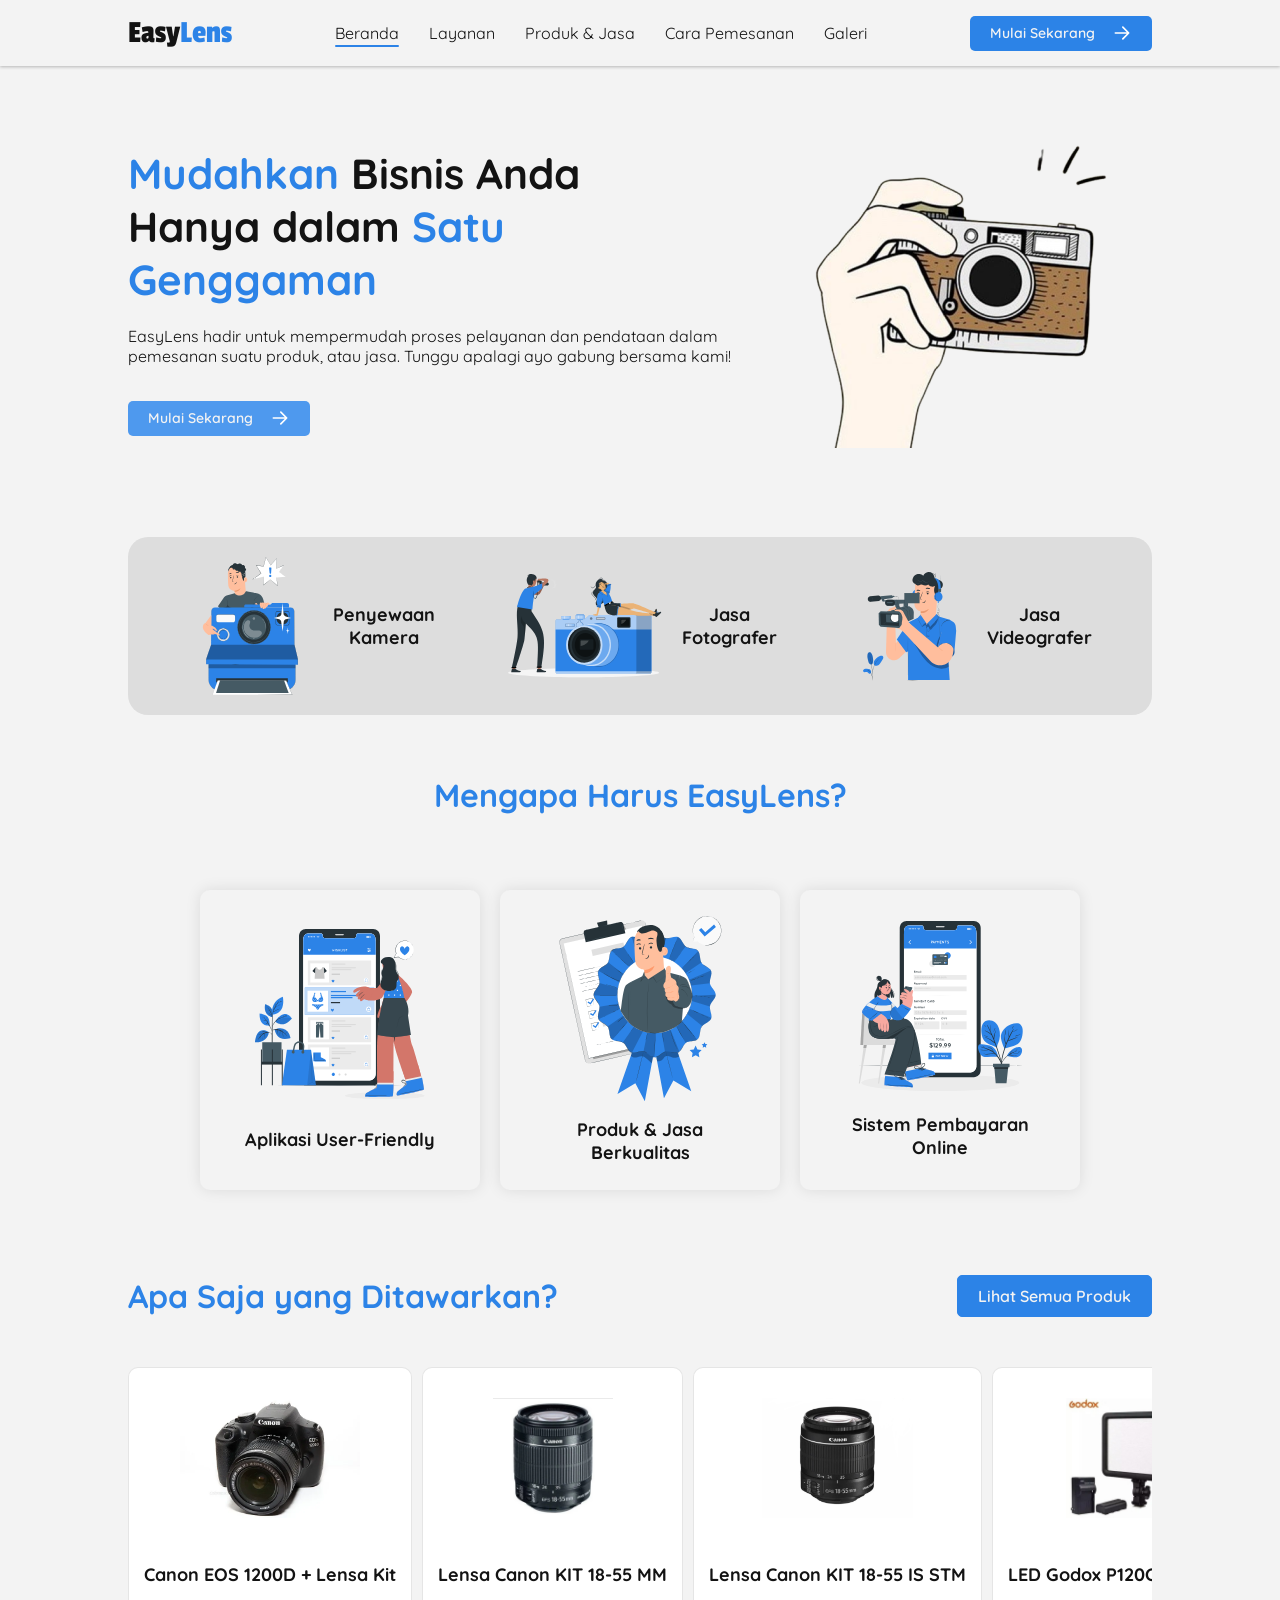
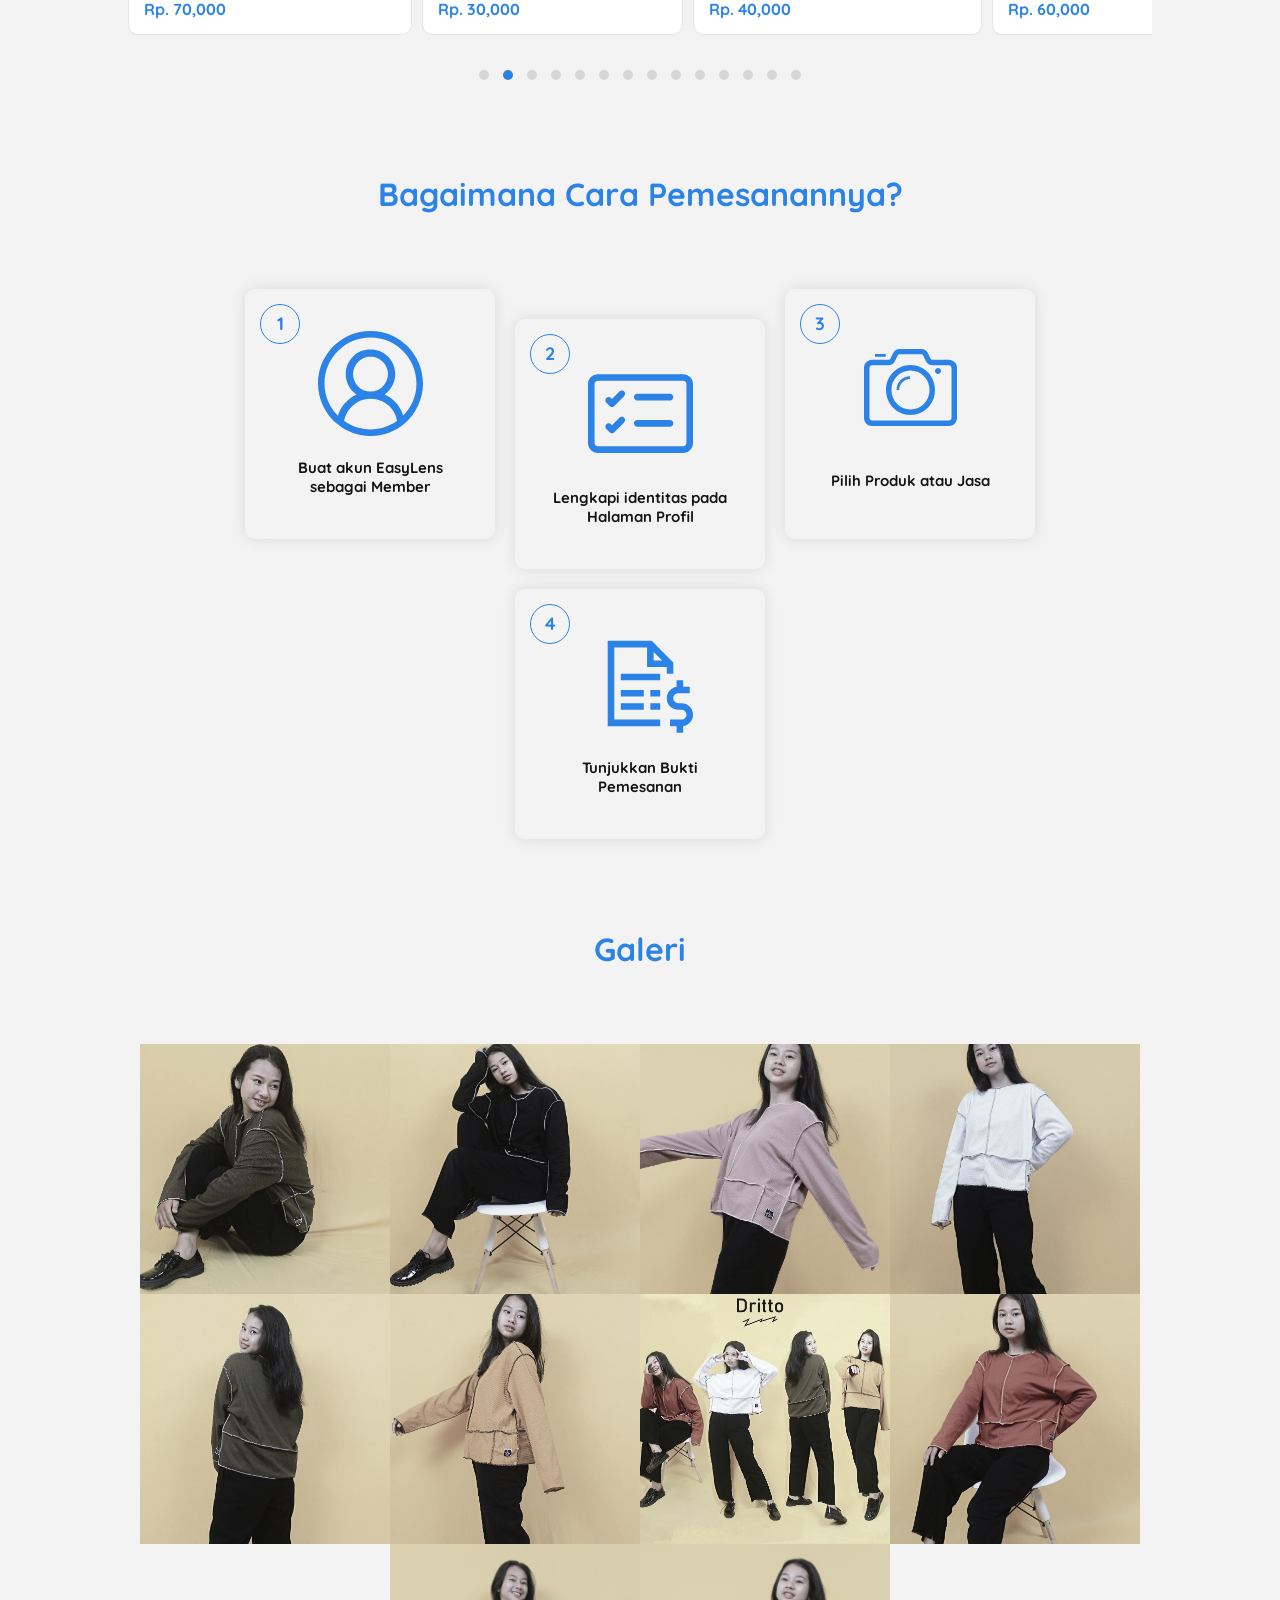
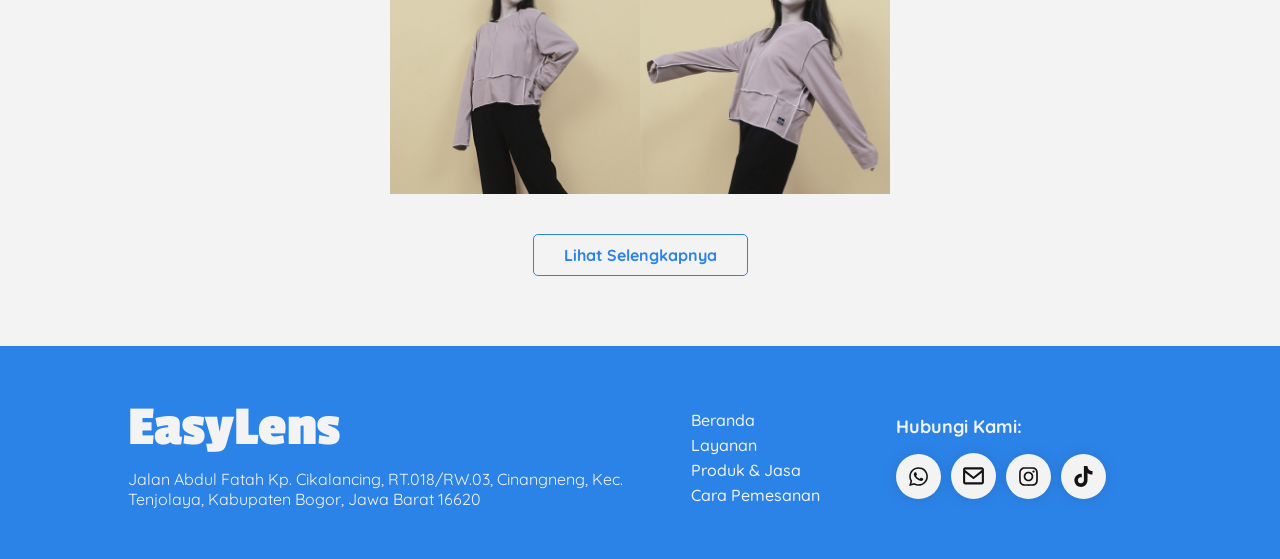
<file: index.html>
<!DOCTYPE html>
<html lang="en">
<head>
    <meta charset="UTF-8">
    <meta http-equiv="X-UA-Compatible" content="IE=edge">
    <meta name="viewport" content="width=device-width, initial-scale=1.0">

    <link rel="shortcut icon" href="./assets/icon/logo.svg" type="image/x-icon">

    <link rel="preconnect" href="https://fonts.googleapis.com">
    <link rel="preconnect" href="https://fonts.gstatic.com" crossorigin>
    <link href="https://fonts.googleapis.com/css2?family=Passion+One:wght@700&family=Quicksand:wght@300;400;500;600;700&display=swap" rel="stylesheet">
    <link rel="stylesheet" href="./assets/owlCarousel/owl.carousel.min.css">
    <link rel="stylesheet" href="./assets/owlCarousel/owl.theme.default.min.css">

    <link rel="stylesheet" href="./assets/style/style.css">

    <title>EasyLens - Halaman Utama</title>
</head>
<body>

    <div class="loader">
        <div class="loader__circle">
        </div>
        <img class="loader__image" src="./assets/icon/logo-loader.svg" alt="Easy Lens Logo">
    </div>

    <nav class="navbar">
        <div class="content-wrapper">
            <a href="index.html" class="navbar__brand">Easy<span class="highlighted-text">Lens</span></a>

            <ul>
                <li class="navbar__list"><a href="#beranda" class="navbar__link active">Beranda</a></li>
                <li class="navbar__list"><a href="#layanan" class="navbar__link">Layanan</a></li>
                <li class="navbar__list"><a href="#produk" class="navbar__link">Produk & Jasa</a></li>
                <li class="navbar__list"><a href="#cara-pemesanan" class="navbar__link">Cara Pemesanan</a></li>
                <li class="navbar__list"><a href="#galeri" class="navbar__link">Galeri</a></li>
            </ul>

            <div class="navbar-overlay"></div>

            <a href="#" class="get-started-button">
                Mulai Sekarang 
                <svg width="20" height="20" viewBox="0 0 30 30" fill="none" xmlns="http://www.w3.org/2000/svg">
                    <path d="M5 15H25M16.25 6.25L25 15L16.25 23.75" stroke="white" stroke-width="2.5" stroke-linecap="round" stroke-linejoin="round"/>
                </svg>
            </a>

            <button class="menu-button">
                <span></span>
            </button>
        </div>
    </nav>
    <div class="content-wrapper" id="main-content">
        <section id="beranda" class="content-section">
            <div class="beranda__text-group">
                <h1 class="beranda__title">
                    <span class="highlighted-text">Mudahkan</span> Bisnis Anda Hanya dalam <span class="highlighted-text">Satu Genggaman</span>
                </h1>
                <p class="beranda__description">
                    EasyLens hadir untuk mempermudah proses pelayanan dan pendataan dalam pemesanan suatu produk, atau jasa. Tunggu apalagi ayo gabung bersama kami!
                </p>

                <a href="#" class="get-started-button">
                    Mulai Sekarang 
                    <svg width="20" height="20" viewBox="0 0 30 30" fill="none" xmlns="http://www.w3.org/2000/svg">
                        <path d="M5 15H25M16.25 6.25L25 15L16.25 23.75" stroke="white" stroke-width="2.5" stroke-linecap="round" stroke-linejoin="round"/>
                    </svg>
                </a>
            </div>

            <div class="beranda__image-group">
                <img src="./assets/img/kamera-illustration.png" alt="Camera Illustration" loading="lazy">
            </div>
        </section>

        <section id="layanan" class="content-section">
            <div class="layanan__box-group">
                <div class="layanan__box">
                    <img src="./assets/img/sewa-kamera-illustration.svg" alt="Rental Camera Illustration" loading="lazy">
                    <h5 class="layanan__title">Penyewaan Kamera</h5>
                </div>
                <div class="layanan__box">
                    <img src="./assets/img/fotografer-illustration.svg" alt="Photographer Illustration" loading="lazy">
                    <h5 class="layanan__title">Jasa Fotografer</h5>
                </div>
                <div class="layanan__box">
                    <img src="./assets/img/videografer-illustration.svg" alt="Videographer Camera" loading="lazy">
                    <h5 class="layanan__title">Jasa Videografer</h5>
                </div>
            </div>

            <h1 class="section-title">Mengapa Harus EasyLens?</h1>

            <div class="layanan__content">
                <div class="layanan__content-box">
                    <img src="./assets/img/user-friendly-illustration.svg" alt="User Friendly Illustration" loading="lazy">
                    <h5 class="layanan__content-title">Aplikasi User-Friendly</h5>
                </div>
                <div class="layanan__content-box">
                    <img src="./assets/img/produk-kualitas-illustration.svg" alt="User Friendly Illustration" loading="lazy">
                    <h5 class="layanan__content-title">Produk & Jasa Berkualitas </h5>
                </div>                                                                                                                                                                                                                                                                                                           
                <div class="layanan__content-box">
                    <img src="./assets/img/payment-sistem-illustration.svg" alt="Online Payment System Illustration" loading="lazy">
                    <h5 class="layanan__content-title">Sistem Pembayaran Online</h5>
                </div>
            </div>
        </section>

        <section id="produk" class="content-section">
            <div class="section-header">
                <h1 class="section-title">Apa Saja yang Ditawarkan?</h1>

                <a href="products.html" id="lihat-produk">Lihat Semua Produk</a>
            </div>
            <div class="produk__content owl-carousel owl-theme">
                
            </div>
        </section>

        <section id="cara-pemesanan" class="content-section">
            <h1 class="section-title">Bagaimana Cara Pemesanannya?</h1>
            <div class="order__content">
                <div class="order__box">
                    <div class="order__box-number">1</div>
                    <img src="./assets/icon/user-icon.svg" alt="User Icon" loading="lazy">
                    <h5 class="order__title">
                        Buat akun EasyLens sebagai Member
                    </h5>
                </div>
                <div class="order__box">
                    <div class="order__box-number">2</div>
                    <img src="./assets/icon/card-check-icon.svg" alt="Identity Card Icon" loading="lazy">
                    <h5 class="order__title">
                        Lengkapi identitas pada Halaman Profil
                    </h5>
                </div>
                <div class="order__box">
                    <div class="order__box-number">3</div>
                    <img src="./assets/icon/camera-icon.svg" alt="Camera Icon" loading="lazy">
                    <h5 class="order__title">
                        Pilih Produk atau Jasa
                    </h5>
                </div>
                <div class="order__box">
                    <div class="order__box-number">4</div>
                    <img src="./assets/icon/invoice-icon.svg" alt="Invoice Icon" loading="lazy">
                    <h5 class="order__title">
                        Tunjukkan Bukti Pemesanan
                    </h5>
                </div>
            </div>
        </section>

        <section class="content-section" id="galeri">
            <h1 class="section-title">Galeri</h1>
            <div class="galeri__content">
                <div class="galeri__box">
                    <img src="./assets/img/testimoni/foto-produk-1.jpg" alt="Foto Produk 1" loading="lazy">
                </div>
                <div class="galeri__box">
                    <img src="./assets/img/testimoni/foto-produk-2.jpg" alt="Foto Produk 2" loading="lazy">
                </div>
                <div class="galeri__box">
                    <img src="./assets/img/testimoni/foto-produk-3.jpg" alt="Foto Produk 3" loading="lazy">
                </div>
                <div class="galeri__box">
                    <img src="./assets/img/testimoni/foto-produk-4.jpg" alt="Foto Produk 4" loading="lazy">
                </div>
                <div class="galeri__box">
                    <img src="./assets/img/testimoni/foto-produk-5.jpg" alt="Foto Produk 5" loading="lazy">
                </div>
                <div class="galeri__box">
                    <img src="./assets/img/testimoni/foto-produk-6.jpg" alt="Foto Produk 6" loading="lazy">
                </div>
                <div class="galeri__box">
                    <img src="./assets/img/testimoni/foto-produk-7.jpg" alt="Foto Produk 7" loading="lazy">
                </div>
                <div class="galeri__box">
                    <img src="./assets/img/testimoni/foto-produk-8.jpg" alt="Foto Produk 8" loading="lazy">
                </div>
                <div class="galeri__box">
                    <img src="./assets/img/testimoni/foto-produk-9.jpg" alt="Foto Produk 9" loading="lazy">
                </div>
                <div class="galeri__box">
                    <img src="./assets/img/testimoni/foto-produk-10.jpg" alt="Foto Produk 10" loading="lazy">
                </div>
            </div>
            <a href="galeri.html" class="to-galeri">Lihat Selengkapnya</a>
        </section>
    </div>

    <footer class="footer">
        <div class="content-wrapper">
            <div class="footer__left">
                <h1 class="footer__title">Easy<span class="highlighted-text">Lens</span></h1>
                <p class="footer__address">
                    Jalan Abdul Fatah Kp. Cikalancing, RT.018/RW.03, Cinangneng, Kec. Tenjolaya, Kabupaten Bogor, Jawa Barat 16620
                </p>
            </div>
            <ul class="footer__center">
                <li><a href="#beranda" class="footer__link">Beranda</a></li>
                <li><a href="#layanan" class="footer__link">Layanan</a></li>
                <li><a href="#produk" class="footer__link">Produk & Jasa</a></li>
                <li><a href="#cara-pemesanan" class="footer__link">Cara Pemesanan</a></li>
            </ul>
    
            <div class="footer__right">
                <h5 class="footer__contact-title">Hubungi Kami:</h5>
                <div class="footer__button-group">
                    <a href="#" class="footer__button">
                        <img src="./assets/icon/whatsapp-icon.svg" alt="WhatsApp Icon">
                    </a>
                    <a href="#" class="footer__button">
                        <img src="./assets/icon/mail-icon.svg" alt="Mail Icon">
                    </a>
                    <a href="#" class="footer__button">
                        <img src="./assets/icon/instagram-icon.svg" alt="Instagram Icon">
                    </a>
                    <a href="#" class="footer__button">
                        <img src="./assets/icon/tiktok-icon.svg" alt="Tiktok Icon">
                    </a>
                </div>
            </div>
        </div>
    </footer>

    <div class="lightbox">
        <div class="lightbox-overlay"></div>
        <button class="close-lightbox">&times;</button>
        <div class="lightbox-content">
            <!-- <img src="./assets/img/testimoni/foto-produk-1.jpg" alt="Foto Produk 1"> -->
        </div>
    </div>

    <script src="https://cdnjs.cloudflare.com/ajax/libs/jquery/3.6.1/jquery.min.js" integrity="sha512-aVKKRRi/Q/YV+4mjoKBsE4x3H+BkegoM/em46NNlCqNTmUYADjBbeNefNxYV7giUp0VxICtqdrbqU7iVaeZNXA==" crossorigin="anonymous" referrerpolicy="no-referrer"></script>
    <script src="./assets/owlCarousel/owl.carousel.min.js"></script>
    <script src="./assets/style/script.js"></script>
    <script src="./assets/style/data.js"></script>
    <script src="./assets/style/consume-data.js"></script>
</body>
</html>
</file>
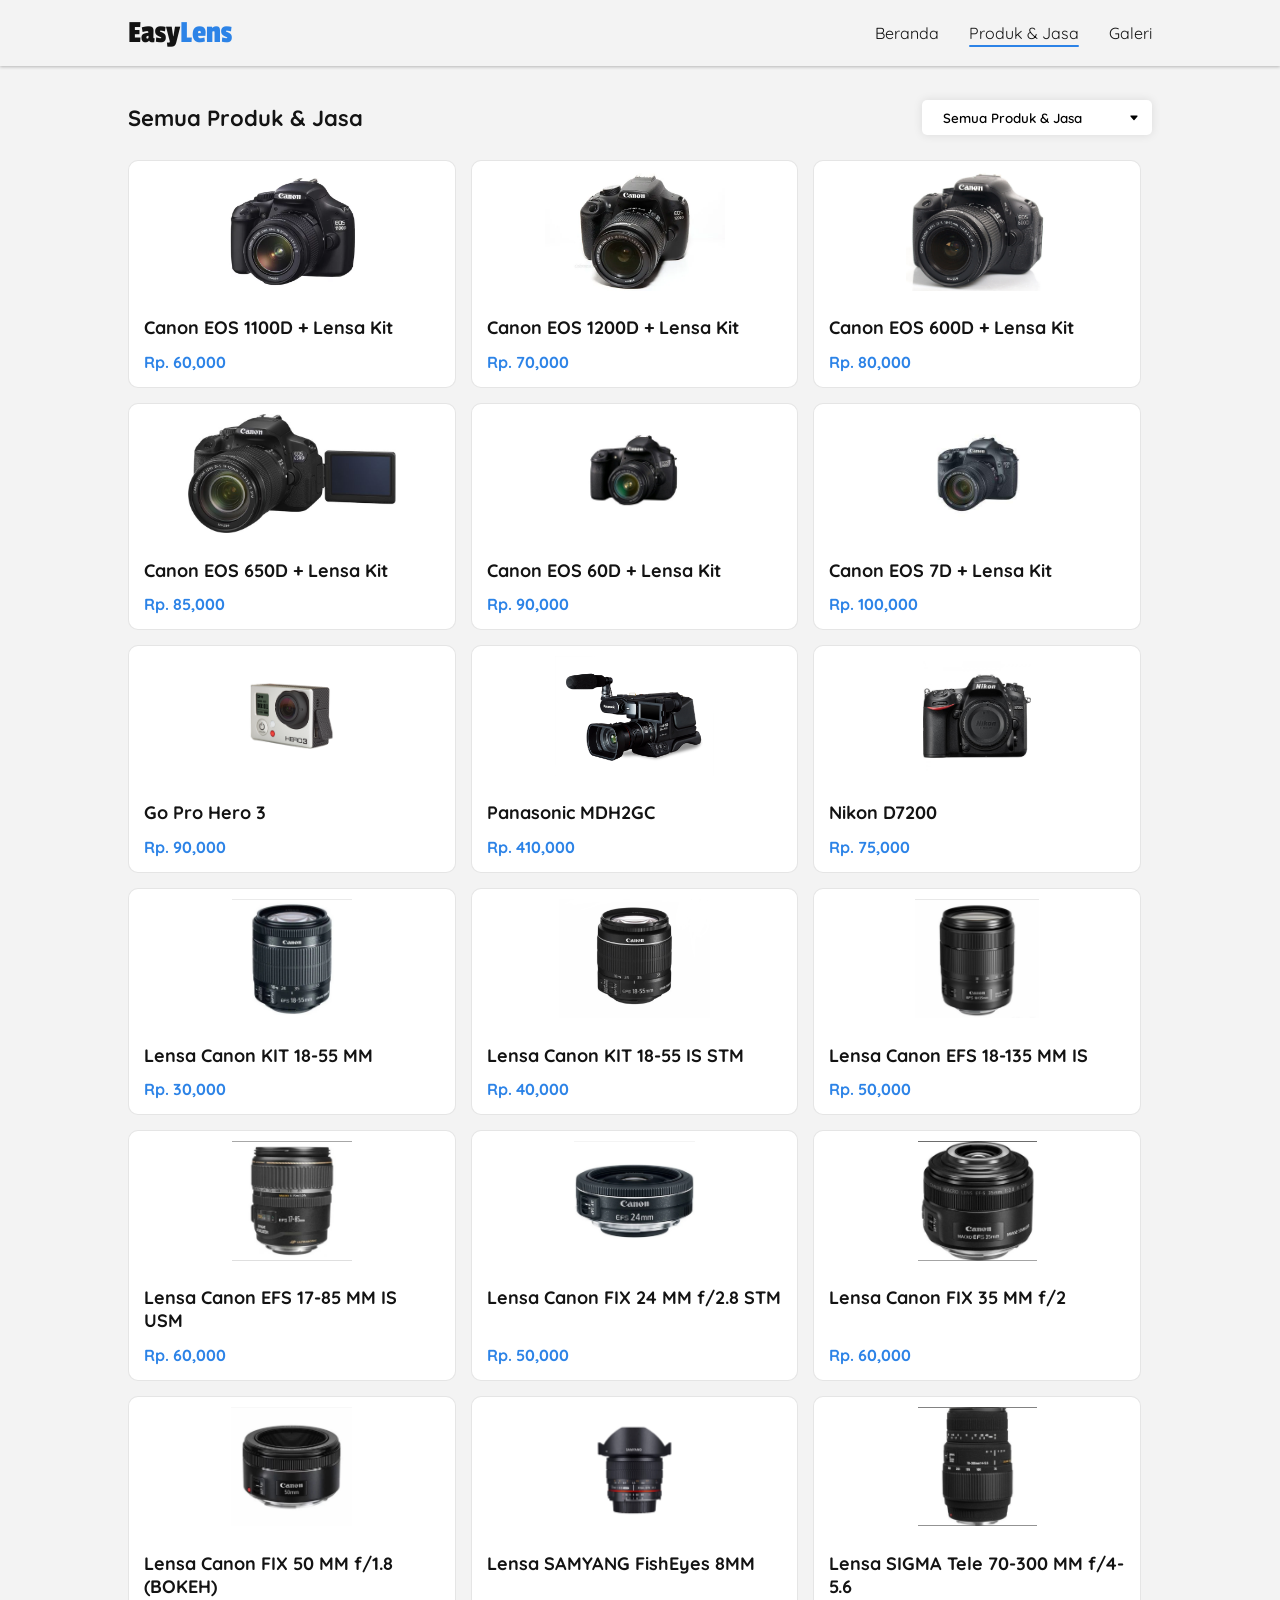
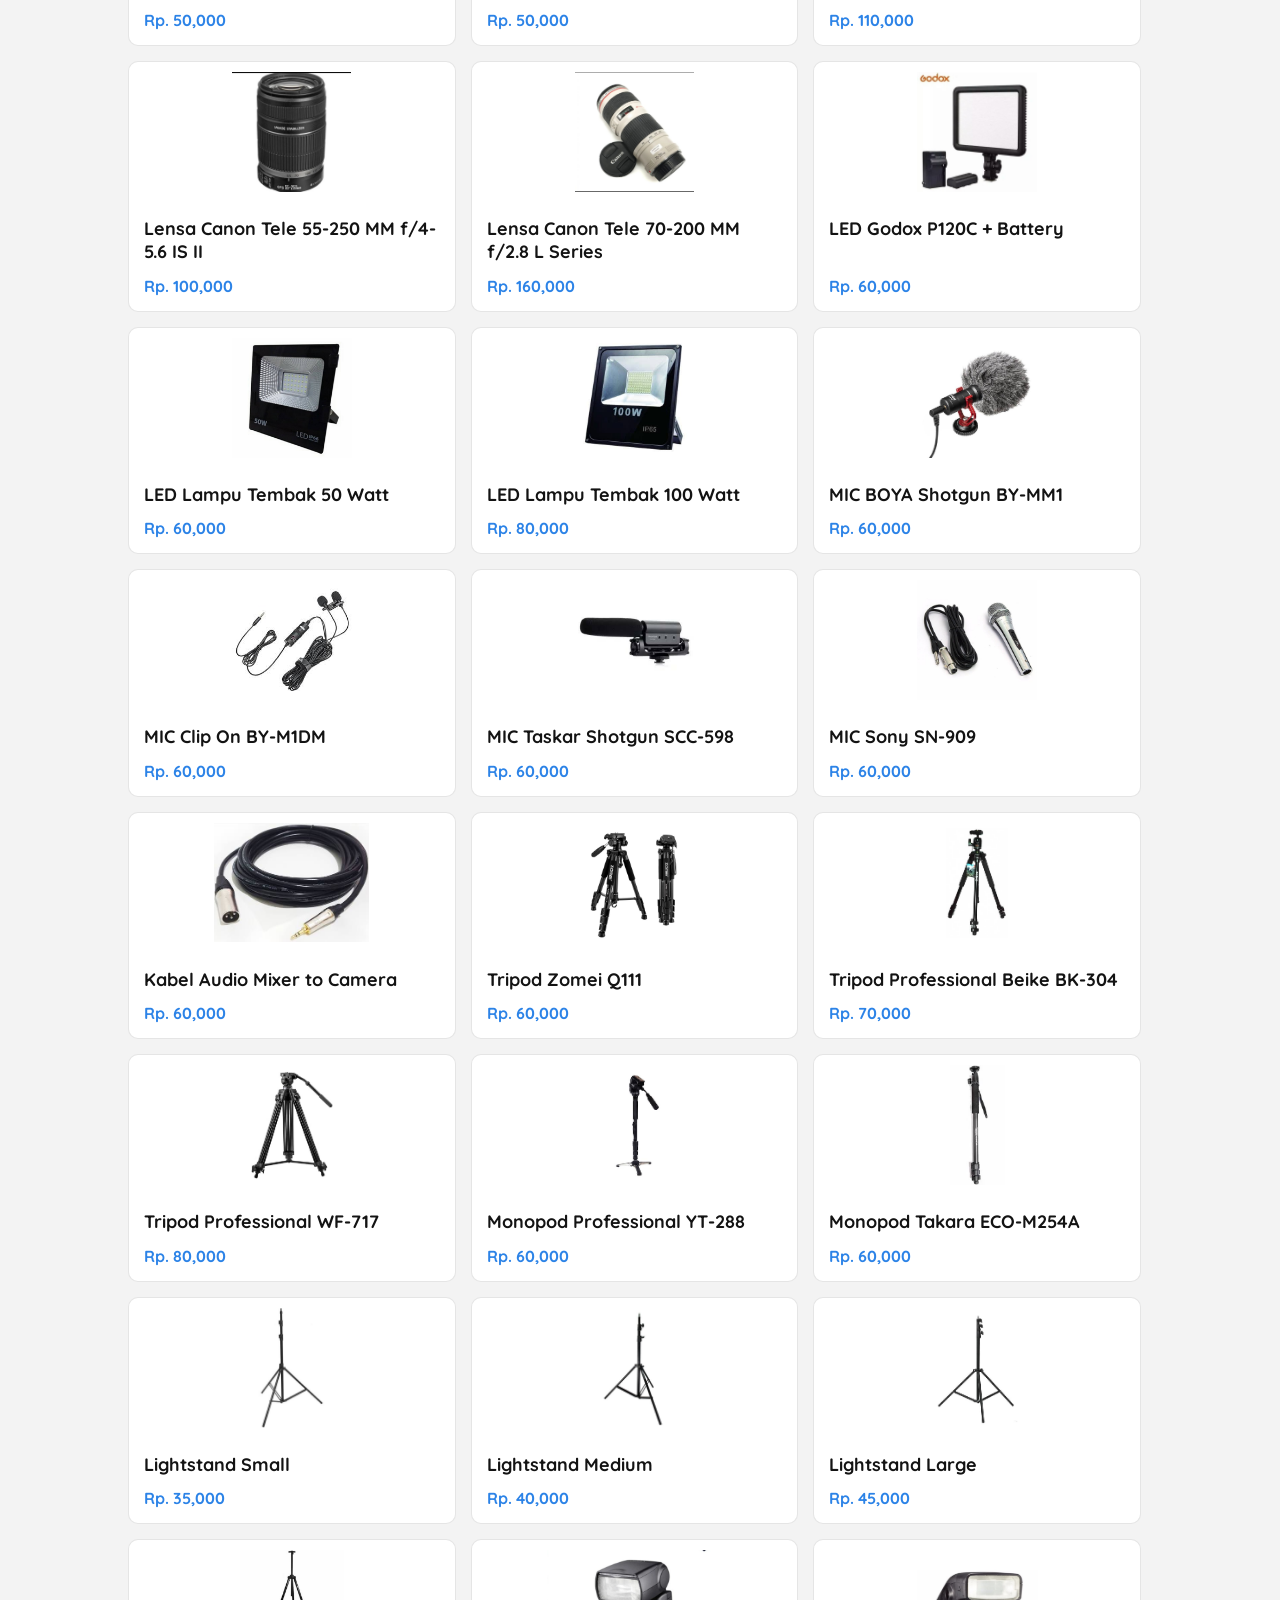
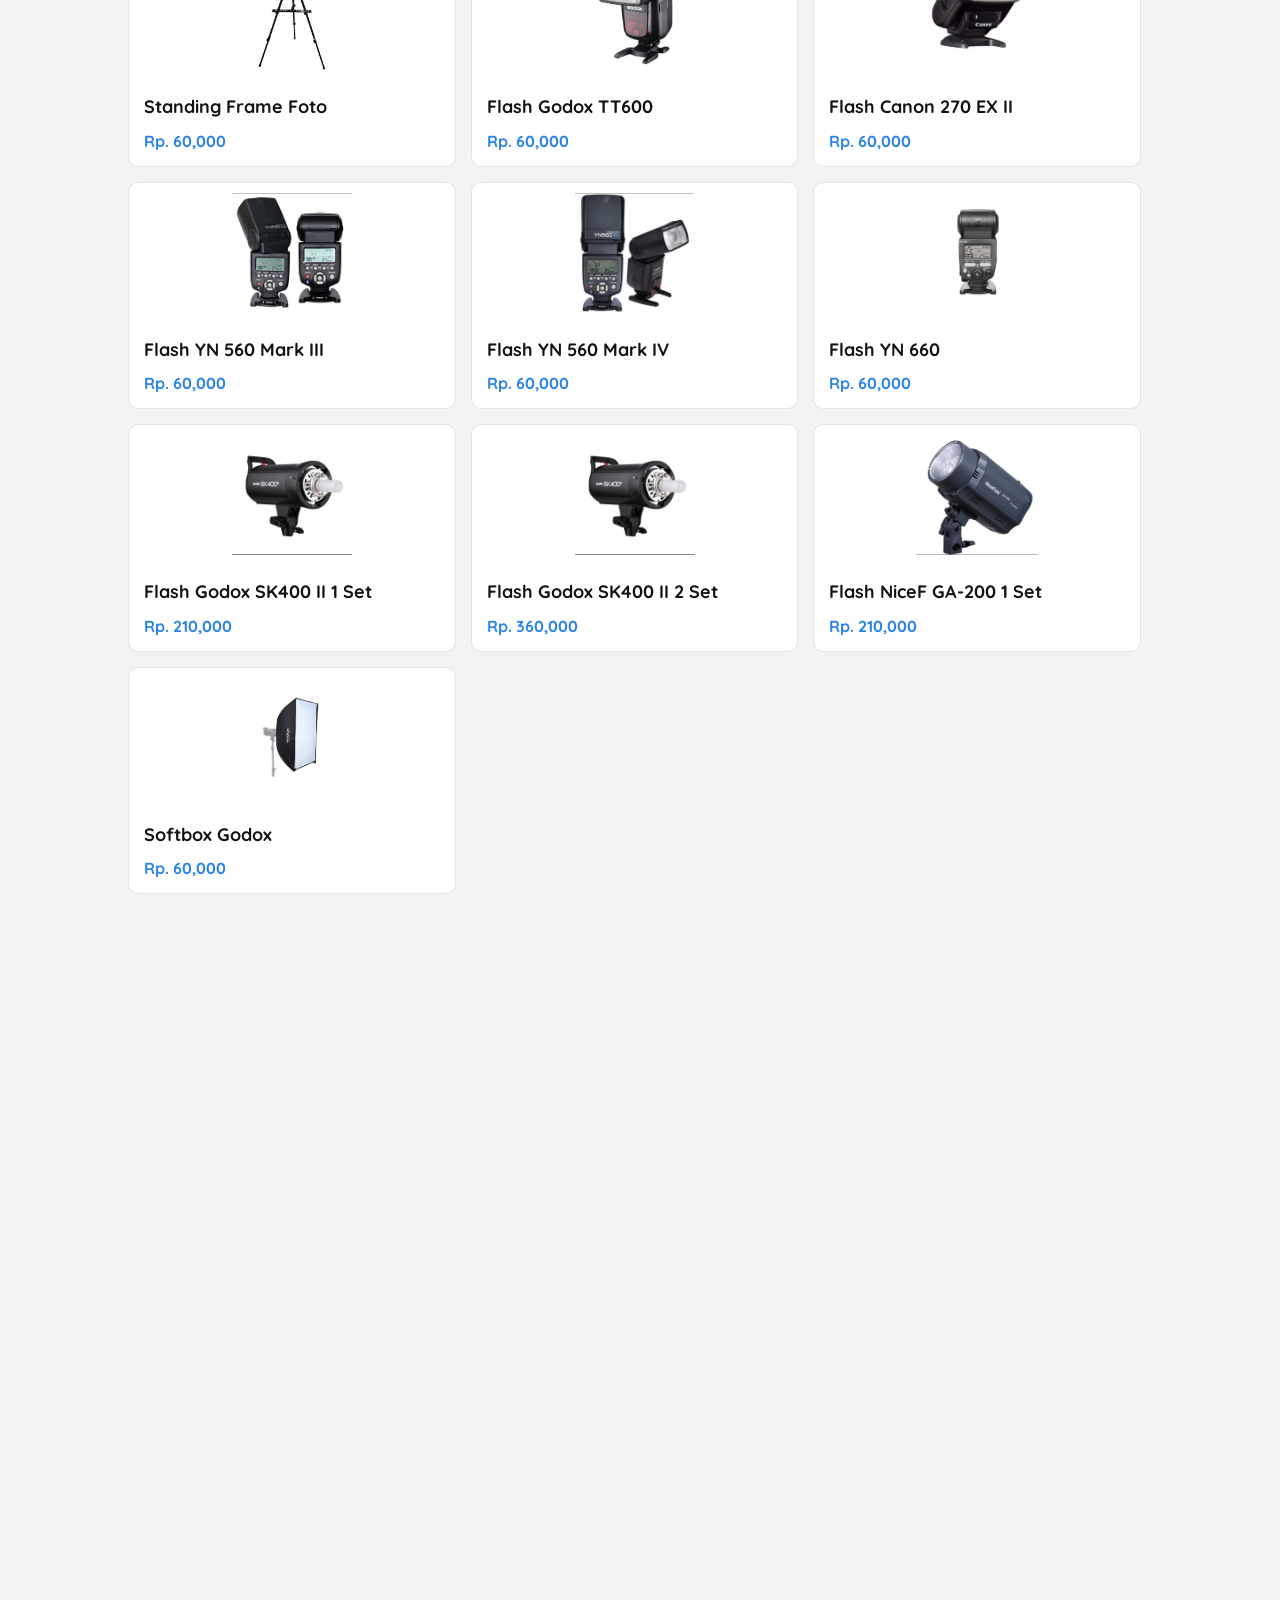
<file: products.html>
<!DOCTYPE html>
<html lang="en">
<head>
    <meta charset="UTF-8">
    <meta http-equiv="X-UA-Compatible" content="IE=edge">
    <meta name="viewport" content="width=device-width, initial-scale=1.0">

    <link rel="shortcut icon" href="./assets/icon/logo.svg" type="image/x-icon">

    <link rel="preconnect" href="https://fonts.googleapis.com">
    <link rel="preconnect" href="https://fonts.gstatic.com" crossorigin>
    <link href="https://fonts.googleapis.com/css2?family=Passion+One:wght@700&family=Quicksand:wght@300;400;500;600;700&display=swap" rel="stylesheet">
    <link rel="stylesheet" href="./assets/owlCarousel/owl.carousel.min.css">
    <link rel="stylesheet" href="./assets/owlCarousel/owl.theme.default.min.css">

    <link rel="stylesheet" href="./assets/style/style.css">

    <title>EasyLens - Halaman Produk</title>
</head>
<body>

    <div class="loader">
        <div class="loader__circle">
        </div>
        <img class="loader__image" src="./assets/icon/logo-loader.svg" alt="Easy Lens Logo">
    </div>

    <nav class="navbar">
        <div class="content-wrapper">
            <a href="index.html" class="navbar__brand">Easy<span class="highlighted-text">Lens</span></a>

            <ul>
                <li class="navbar__list"><a href="index.html#beranda" class="navbar__link">Beranda</a></li>
                <li class="navbar__list"><a href="products.html" class="navbar__link active">Produk & Jasa</a></li>
                <li class="navbar__list"><a href="galeri.html" class="navbar__link">Galeri</a></li>
            </ul>

            <div class="navbar-overlay"></div>

            <!-- <a href="#" class="get-started-button">
                Mulai Sekarang 
                <svg width="20" height="20" viewBox="0 0 30 30" fill="none" xmlns="http://www.w3.org/2000/svg">
                    <path d="M5 15H25M16.25 6.25L25 15L16.25 23.75" stroke="white" stroke-width="2.5" stroke-linecap="round" stroke-linejoin="round"/>
                </svg>
            </a> -->

            <button class="menu-button">
                <span></span>
            </button>
        </div>
    </nav>

    
    <section class="content-wrapper" id="produk-page">
        <div class="produk-page__header">
            <h1 class="content-title">Semua Produk & Jasa</h1>
            <select name="filter-content" id="filter-content">
                <option value="semua">Semua Produk & Jasa</option>
                <option value="camera">Kamera</option>
                <option value="lensa">Lensa</option>
                <option value="led">LED</option>
                <option value="audio-mic">Audio Mic</option>
                <option value="standing">Standing</option>
                <option value="lighting">Lighting</option>
                <option value="accesories">Accesories</option>
            </select>
        </div>
        <div class="produk-page__content">
        </div>
    </section>

    <script src="https://cdnjs.cloudflare.com/ajax/libs/jquery/3.6.1/jquery.min.js" integrity="sha512-aVKKRRi/Q/YV+4mjoKBsE4x3H+BkegoM/em46NNlCqNTmUYADjBbeNefNxYV7giUp0VxICtqdrbqU7iVaeZNXA==" crossorigin="anonymous" referrerpolicy="no-referrer"></script>
    <script src="./assets/owlCarousel/owl.carousel.min.js"></script>
    <script src="./assets/style/product.js"></script>
    <script src="./assets/style/data.js"></script>
    <script src="./assets/style/consume-data.js"></script>
</body>
</html>
</file>
<file: assets/style/style.css>
:root{
    --font-body: 'Quicksand', sans-serif;
    --font-title:'Passion One', cursive;
    --primary:#2c83e7;
    --primary-button:#4e99ee;
    --secondary:#dddddd;
    --background:#f3f3f3;
    --black:#131313;
    --light:300;
    --regular:400;
    --medium:500;
    --semibold:600;
    --bold:800;
    --fs-sub-body:14px;
    --fs-body:16px;
    --fs-subtitle:18px;
    --fs-title:22px;
    --fs-nav-title:32px;
    --fs-hero-title:42px;
    --fs-footer-title: 57px;
}

*, *::before, *::after{
    margin: 0;
    padding: 0;
    box-sizing: border-box;
}

button{
    border: none;
    cursor: pointer;
}

button:disabled{
    cursor: default;
    pointer-events: none;
    opacity: 0.5;
}

html{
    scroll-behavior: smooth;
}

a, button{
    display: inline-flex;
    align-items: center;
    justify-content: center;
    transition: all .15s linear;
    -webkit-transition: all .15s linear;
    -moz-transition: all .15s linear;
    -ms-transition: all .15s linear;
    -o-transition: all .15s linear;
}

a:hover, button:hover{
    opacity: 0.75;
}

a, a:hover, a:visited{
    text-decoration: none;
    color: var(--black);
}

select:focus{
    outline: none;
}

ul{
    list-style: none;
}

body{
    font-family: var(--font-body);
    color: var(--black);
    background-color: var(--background);
    font-size: var(--fs-body);
    width: 100%;
    height: 100vh;
    overflow-x: hidden;
    position: relative;
}

body.on-load{
    overflow-y: hidden;
}

body::-webkit-scrollbar{
    width: 5px;
}

body::-webkit-scrollbar-track{
    background-color: var(--secondary);
}

body::-webkit-scrollbar-thumb{
    background-color: var(--primary);
}

body::-webkit-scrollbar-thumb:hover{
    background-color: var(--primary-button);
}

.highlighted-text{
    color: var(--primary);
}

.navbar{
    position: fixed;
    z-index: 10;
    width: 100%;
    padding: 15px 7.5px;
    background-color: var(--background);
    box-shadow: 0 1px 3px rgba(0, 0, 0, 0.25);
}

.section-title{
    font-size: var(--fs-nav-title);
    color: var(--primary);
    text-align: center;
    margin-bottom: 75px;
    transform: translateY(-50px);
    transition: all .15s linear;
    opacity: 0;
    -webkit-transition: all .15s linear;
    -moz-transition: all .15s linear;
    -ms-transition: all .15s linear;
    -o-transition: all .15s linear;
    -webkit-transform: translateY(-50px);
    -moz-transform: translateY(-50px);
    -ms-transform: translateY(-50px);
    -o-transform: translateY(-50px);
}

.section-title[data-scroll=show]{
    opacity: 1;
    transform: translateY(0);
    -webkit-transform: translateY(0);
    -moz-transform: translateY(0);
    -ms-transform: translateY(0);
    -o-transform: translateY(0);
}

.content-wrapper{
    width: 1280px;
    margin: auto;
    display: none;
}

.content-section{
    padding-top:85px;
}

.navbar .content-wrapper{
    display: flex;
    justify-content: space-between;
    align-items: center;
}

.navbar__brand{
    font-family: var(--font-title);
    column-gap: 0;
    font-size: var(--fs-nav-title);
}

.navbar ul{
    display: flex;
    column-gap: 30px;
}

.navbar-overlay{
    visibility: hidden;
    opacity: 0;
    position: absolute;
    left: 0;
    top: 66px;
    height: calc(100vh - 66px);
    width: 100%;
    background-color: rgba(0, 0, 0, 0.5);
    transition: all .15s linear;
    -webkit-transition: all .15s linear;
    -moz-transition: all .15s linear;
    -ms-transition: all .15s linear;
    -o-transition: all .15s linear;
}

.navbar__link{
    position: relative;
}

.navbar__link::after{
    content: "";
    display: block;
    position: absolute;
    bottom: -4px;
    left: 50%;
    width: 0;
    height: 2px;
    background-color: var(--primary);
    border-radius: 10px;
    transform: translateX(-50%);
    -webkit-transform: translateX(-50%);
    -moz-transform: translateX(-50%);
    -ms-transform: translateX(-50%);
    -o-transform: translateX(-50%);
    -webkit-border-radius: 10px;
    -moz-border-radius: 10px;
    -ms-border-radius: 10px;
    -o-border-radius: 10px;
    transition: all .15s linear;
    -webkit-transition: all .15s linear;
    -moz-transition: all .15s linear;
    -ms-transition: all .15s linear;
    -o-transition: all .15s linear;
}

.navbar__link:hover::after, .navbar__link.active::after{
    width: 100%;
}

.menu-button{
    display: none;
}

.get-started-button{
    font-weight: var(--semibold);
    color: var(--background) !important;
    font-size: var(--fs-sub-body);
    column-gap: 17px;
    padding: 7.5px 20px;
    border-radius: 5px;
    background-color: var(--primary);
    -webkit-border-radius: 5px;
    -moz-border-radius: 5px;
    -ms-border-radius: 5px;
    -o-border-radius: 5px;
}

.get-started-button svg{
    transition: all .15s ease-out;
    -webkit-transition: all .15s ease-out;
    -moz-transition: all .15s ease-out;
    -ms-transition: all .15s ease-out;
    -o-transition: all .15s ease-out;
}

.get-started-button:hover svg{
    transform: translateX(2.5px);
    -webkit-transform: translateX(2.5px);
    -moz-transform: translateX(2.5px);
    -ms-transform: translateX(2.5px);
    -o-transform: translateX(2.5px);
}


/* Beranda Section */

#beranda{
    display: flex;
    align-items: center;
    justify-content: space-between;
    padding-top: 130px;
}

.beranda__text-group{
    width: 60%;
    display: flex;
    flex-direction: column;
    align-items: flex-start;
    row-gap: 20px;
}

.beranda__title{
    font-size: var(--fs-hero-title);
    width: 85%;
}

#beranda .get-started-button{
    margin-top: 15px;
    background-color: var(--primary-button);
}

.beranda__image-group{
    opacity: 0;
    transform: translateX(100px);
    transition: all .15s linear;
    -webkit-transition: all .15s linear;
    -moz-transition: all .15s linear;
    -ms-transition: all .15s linear;
    -o-transition: all .15s linear;
    -webkit-transform: translateX(100px);
    -moz-transform: translateX(100px);
    -ms-transform: translateX(100px);
    -o-transform: translateX(100px);
}

#beranda *[data-scroll=show]{
    opacity: 1;
    transform: translateX(0);
    -webkit-transform: translateX(0);
    -moz-transform: translateX(0);
    -ms-transform: translateX(0);
    -o-transform: translateX(0);
}

#beranda .get-started-button[data-scroll=show]{
    opacity: 1;
    transform: translateX(0);
    -webkit-transform: translateX(0);
    -moz-transform: translateX(0);
    -ms-transform: translateX(0);
    -o-transform: translateX(0);
}

.beranda__text-group > * {
    transition: all .15s linear;
    -webkit-transition: all .15s linear;
    -moz-transition: all .15s linear;
    -ms-transition: all .15s linear;
    -o-transition: all .15s linear;
}

.beranda__title, .beranda__description, #beranda .get-started-button{
    opacity: 0;
    transform: translateX(-100px);
    -webkit-transform: translateX(-100px);
    -moz-transform: translateX(-100px);
    -ms-transform: translateX(-100px);
    -o-transform: translateX(-100px);
}



/* Layanan Section */

.layanan__box-group{
    padding: 10px 20px;
    margin: auto;
    margin-bottom: 60px;
    display: flex;
    align-items: center;
    flex-wrap: wrap;
    justify-content: space-around;
    background-color: var(--background);
    border-radius: 20px;
    transition: all .15s linear;
    -webkit-border-radius: 20px;
    -moz-border-radius: 20px;
    -ms-border-radius: 20px;
    -o-border-radius: 20px;
    -webkit-transition: all .15s linear;
    -moz-transition: all .15s linear;
    -ms-transition: all .15s linear;
    -o-transition: all .15s linear;
}

.layanan__box-group[data-scroll=show]{
    background-color: var(--secondary);
}

.layanan__box{
    display: none;
    padding: 10px;
    border-radius: 10px;
    display: flex;
    align-items: center;
    gap: 7.5px;
    font-size: var(--fs-title);
    -webkit-border-radius: 10px;
    -moz-border-radius: 10px;
    -ms-border-radius: 10px;
    -o-border-radius: 10px;
}

.layanan__title{
    width: 120px;
    text-align: center;
    font-size: var(--fs-subtitle);
}

.layanan__content{
    display: flex;
    align-items: center;
    justify-content: center;
    flex-wrap: wrap;
    gap: 20px;
}

.layanan__content-box{
    background-color: var(--background);
    width: 280px;
    height: 300px;
    padding: 10px;
    display: flex;
    flex-direction: column;
    align-items: center;
    justify-content: space-evenly;
    border-radius: 10px;
    -webkit-border-radius: 10px;
    -moz-border-radius: 10px;
    -ms-border-radius: 10px;
    -o-border-radius: 10px;
    box-shadow: 0 0 15px rgba(0, 0, 0, 0.1);
}

.layanan__box, .layanan__content-box{
    transform: scale(0.5);
    opacity: 0;
    transition: all .15s linear;
    -webkit-transition: all .15s linear;
    -moz-transition: all .15s linear;
    -ms-transition: all .15s linear;
    -o-transition: all .15s linear;
    -webkit-transform: scale(0.5);
    -moz-transform: scale(0.5);
    -ms-transform: scale(0.5);
    -o-transform: scale(0.5);
}

.layanan__box[data-scroll=show], .layanan__content-box[data-scroll=show]{
    opacity: 1;
    transform: scale(1);
    -webkit-transform: scale(1);
    -moz-transform: scale(1);
    -ms-transform: scale(1);
    -o-transform: scale(1);
}

.layanan__content-title{
    font-size: var(--fs-subtitle);
    text-align: center;
    width: 75%;
}

/* Produk & Jasa Section */

#produk .section-title{
    margin-bottom: 0;
    text-align: left;
    transform: translateX(-50px);
    -webkit-transform: translateX(-50px);
    -moz-transform: translateX(-50px);
    -ms-transform: translateX(-50px);
    -o-transform: translateX(-50px);
}

#produk .section-title[data-scroll=show]{
    transform: translateX(0);
    -webkit-transform: translateX(0);
    -moz-transform: translateX(0);
    -ms-transform: translateX(0);
    -o-transform: translateX(0);
}

.section-header{
    margin-bottom: 50px;
    display: flex;
    align-items: center;
    justify-content: space-between;
}

#lihat-produk{
    padding: 20px;
    color: var(--background);
    background-color: var(--primary);
    border: 1px solid var(--primary);
    height: 40px;
    font-family: var(--font-body);
    font-weight: var(--semibold);
    opacity: 0;
    transform: translateX(50px);
    border-radius: 5px;
    -webkit-border-radius: 5px;
    -moz-border-radius: 5px;
    -ms-border-radius: 5px;
    -o-border-radius: 5px;
    transition: all .15s ease-out;
    -webkit-transition: all .15s ease-out;
    -moz-transition: all .15s ease-out;
    -ms-transition: all .15s ease-out;
    -o-transition: all .15s ease-out;
    -webkit-transform: translateX(50px);
    -moz-transform: translateX(50px);
    -ms-transform: translateX(50px);
    -o-transform: translateX(50px);
}

#lihat-produk:hover{
    opacity: 0.7 !important;
}

#lihat-produk[data-scroll=show]{
    opacity: 1;
    transform: translateX(0);
    -webkit-transform: translateX(0);
    -moz-transform: translateX(0);
    -ms-transform: translateX(0);
    -o-transform: translateX(0);
}

.produk__content{
    display: flex;
    gap: 15px;
}

#produk-page{
    padding-top: 100px;
}

.produk-page__header{
    display: flex;
    align-items: center;
    justify-content: space-between;
    margin-bottom: 25px;
}

.produk-page__header .content-title{
    font-size: var(--fs-title);
    font-weight: var(--bold);
    text-transform: capitalize;
}

#filter-content{
    background: url("data:image/svg+xml,<svg height='10px' width='10px' viewBox='0 0 16 16' fill='%23000000' xmlns='http://www.w3.org/2000/svg'><path d='M7.247 11.14 2.451 5.658C1.885 5.013 2.345 4 3.204 4h9.592a1 1 0 0 1 .753 1.659l-4.796 5.48a1 1 0 0 1-1.506 0z'/></svg>") no-repeat;
    background-position: calc(100% - 0.75rem) center !important;
    -moz-appearance:none !important;
    -webkit-appearance: none !important; 
    appearance: none !important;
    padding-right: 2rem !important;
    width: 17.5%;
    height: 35px;
    padding-left: 20px;
    font-family: var(--font-body);
    background-color: #fff;
    border-color: transparent;
    font-weight: var(--semibold);
    border-radius: 5px;
    -webkit-border-radius: 5px;
    -moz-border-radius: 5px;
    -ms-border-radius: 5px;
    -o-border-radius: 5px;
    transition: all .15s linear;
    -webkit-transition: all .15s linear;
    -moz-transition: all .15s linear;
    -ms-transition: all .15s linear;
    -o-transition: all .15s linear;
    box-shadow: 0 0 10px rgba(0, 0, 0, 0.1);
}

#filter-content:focus{
    border-color: var(--primary);
}

#filter-content option{
    font-weight: var(--semibold);
}

.produk-page__content{
    display: flex;
    gap: 15px;
    flex-wrap: wrap;
    padding-bottom: 30px;
    align-items: stretch;
}

.produk-page__box[data-product-show=show]{
    display: flex;
}

.produk-page__box{
    background-color: #fff;
    border: 1px solid rgba(0, 0, 0, 0.1);
    overflow: hidden;
    width: 24.1%;
    display: none;
    position: relative;
    flex-direction: column;
    justify-content: space-between;
    text-align: left;
    border-radius:10px;
    opacity: 0;
    transform: translateY(-20px);
    -webkit-border-radius:10px;
    -moz-border-radius:10px;
    -ms-border-radius:10px;
    -o-border-radius:10px;
    transition: all .15s linear;
    -webkit-transition: all .15s linear;
    -moz-transition: all .15s linear;
    -ms-transition: all .15s linear;
    -o-transition: all .15s linear;
    -webkit-transform: translateY(-20px);
}

.produk__box{
    background-color: #fff;
    border: 1px solid rgba(0, 0, 0, 0.1);
    overflow: hidden;
    display: flex;
    position: relative;
    flex-direction: column;
    justify-content: space-between;
    text-align: left;
    border-radius:10px;
    opacity: 0;
    transform: translateY(-20px);
    -webkit-border-radius:10px;
    -moz-border-radius:10px;
    -ms-border-radius:10px;
    -o-border-radius:10px;
    transition: all .15s linear;
    -webkit-transition: all .15s linear;
    -moz-transition: all .15s linear;
    -ms-transition: all .15s linear;
    -o-transition: all .15s linear;
    -webkit-transform: translateY(-20px);
    -moz-transform: translateY(-20px);
    -ms-transform: translateY(-20px);
    -o-transform: translateY(-20px);
}

.produk__box[data-scroll=show], .produk-page__box[data-scroll=show]{
    opacity: 1;
    transform: translateY(0);
    -webkit-transform: translateY(0);
    -moz-transform: translateY(0);
    -ms-transform: translateY(0);
    -o-transform: translateY(0);
}

.produk__box, .produk-page__box{
    cursor: pointer;
}

.produk__box:hover, .produk-page__box:hover{
    border-color: var(--primary);
}

.produk-page__box .produk__box-image{
    padding: 10px 20px;
    min-width: auto;
    height: auto;
    display: grid;
    place-items: center;
    background-color: #fff;
}

.produk__box-image{
    padding: 10px 20px;
    min-width: 200px;
    height: 180px;
    display: grid;
    place-items: center;
    background-color: #fff;
}

.produk__box-image img{
    width: 100%;
    height: 120px;
    object-position: center;
    object-fit: contain;
}

.produk__box-body{
    padding: 15px;
    display: flex;
    flex-direction: column;
    align-items: flex-start;
    justify-content: space-between;
    gap: 12.5px;
    height: 50%;
    width: 100%;
}

.produk__body-footer{
    width: 100%;
    display: flex;
    align-items: center;
    justify-content: space-between;
}

.add-to-collection{
    z-index: 3;
    position: absolute;
    right: 15px;
    bottom: 10px;
    background-color: transparent;
    width:40px;
    height: 40px;
    padding-top: 3px;
    border-radius: 50%;
    -webkit-border-radius: 50%;
    -moz-border-radius: 50%;
    -ms-border-radius: 50%;
    -o-border-radius: 50%;
    transition: all .15s linear;
    -webkit-transition: all .15s linear;
    -moz-transition: all .15s linear;
    -ms-transition: all .15s linear;
    -o-transition: all .15s linear;
}

.add-to-collection svg, .add-to-collection svg path{
    pointer-events: none;
}

.produk__link{
    height: 100%;
    width: 100%;
    background-color: transparent;
    display: block;
    position: absolute;
    border-radius: 10px;
    -webkit-border-radius: 10px;
    -moz-border-radius: 10px;
    -ms-border-radius: 10px;
    -o-border-radius: 10px;
}

.produk__link:hover{
    opacity: 1;
}

.produk__title{
    font-size: var(--fs-subtitle);
    font-weight: var(--bold);
    overflow: hidden;
    text-overflow: ellipsis;
    white-space: nowrap;
    width: 100%;
}

.produk-page__box .produk__title{
    white-space: unset;
   display: -webkit-box;
   -webkit-line-clamp: 2; /* number of lines to show */
           line-clamp: 2; 
   -webkit-box-orient: vertical;
}

.produk__description{
    font-size: var(--fs-body);
    font-weight: var(--light);
    overflow: hidden;
   text-overflow: ellipsis;
   display: -webkit-box;
   -webkit-line-clamp: 4; /* number of lines to show */
           line-clamp: 4; 
   -webkit-box-orient: vertical;
}

.produk__price{
    color: var(--primary);
    font-size: var(--fs-body);
}

.produk__box-footer{
    height: 45px;
    display: flex;
    align-items: stretch;
}

.produk__button{
    font-family: var(--font-body);
    font-weight: var(--bold);
}

#order-button{
    width:100%;
    background-color: var(--primary-button);
    color: var(--black);
    text-transform: uppercase;
    letter-spacing: 2px;
}
.owl-stage{
    display: flex;
    cursor: grab;
}

.owl-grab{
    cursor: grabbing;
}

.owl-nav button{
    padding-left: 10px !important;
    padding-bottom: 5px !important;
    padding-right: 10px !important;
}

.owl-theme .owl-nav.disabled+.owl-dots{
    margin-top: 30px;
}

/* Cara Pemesanan Section */

.order__content{
    display: flex;
    align-items: center;
    justify-content: center;
    flex-wrap: wrap;
    gap: 20px;
    margin-bottom: 35px;
}

.order__box{
    position: relative;
    display: flex;
    flex-direction: column;
    align-items: center;
    color: var(--black);
    font-size: var(--fs-subtitle);
    justify-content: space-evenly;
    padding: 20px 25px;
    text-align: center;
    width: 250px;
    height: 250px;
    opacity: 0;
    box-shadow: 0 0 15px rgba(0, 0, 0, 0.1);
    border-radius: 10px;
    -webkit-border-radius: 10px;
    -moz-border-radius: 10px;
    -ms-border-radius: 10px;
    -o-border-radius: 10px;
    transition: all .15s linear;
    -webkit-transition: all .15s linear;
    -moz-transition: all .15s linear;
    -ms-transition: all .15s linear;
    -o-transition: all .15s linear;
}

.order__box[data-scroll=show]{
    opacity: 1;
}

.order__box:nth-child(even){
    transform: translateY(30px);
    -webkit-transform: translateY(30px);
    -moz-transform: translateY(30px);
    -ms-transform: translateY(30px);
    -o-transform: translateY(30px);
}

.order__box-number{
    position: absolute;
    width: 40px;
    height: 40px;
    font-weight: var(--bold);
    color: var(--primary);
    border: 1px solid var(--primary);
    display: grid;
    place-content: center;
    border-radius: 50%;
    left: 15px;
    top: 15px;
    -webkit-border-radius: 50%;
    -moz-border-radius: 50%;
    -ms-border-radius: 50%;
    -o-border-radius: 50%;
}

.footer{
    width: 100%;
    padding: 50px;
    background-color: var(--primary);
    color: var(--background);
    display: none;
}

.footer .highlighted-text{
    color: var(--background);
}

.footer .content-wrapper{
    display: flex;
    align-items: center;
    justify-content: space-between;
    flex-wrap: wrap;
    gap: 30px;
}

.footer__link{
    color: var(--background) !important;
    font-weight: var(--medium);
}

.footer__left{
    width: 50%;
}

.footer__center{
    width: 15%;
    margin-top: 10px;
}

.footer__right{
    width: 25%;
    margin-top: 10px;
}

.footer__center{
    display: flex;
    flex-direction: column;
    row-gap: 5px;
}

.footer__title{
    font-family: var(--font-title);
    font-size: var(--fs-footer-title);
    margin-bottom: 10px;
}

.footer__contact-title{
    font-size: var(--fs-subtitle);
    margin-bottom: 15px;
}

.footer__button-group{
    display: flex;
    align-items: center;
    flex-wrap: wrap;
    gap: 10px;
}

.footer__button{
    background-color: var(--background);
    box-shadow: 0 0 15px rgba(0, 0, 0, 0.1);
    padding: 10px;
    border-radius: 50%;
    -webkit-border-radius: 50%;
    -moz-border-radius: 50%;
    -ms-border-radius: 50%;
    -o-border-radius: 50%;
}

#detail-produk__wrapper{
    min-height: 100vh;
    padding-top: 100px;
    padding-bottom: 50px;
}

.detail-produk__content{
    display: flex;
    flex-direction: column;
    justify-content: center;
    gap: 75px;
}

.back-link{
    font-weight: var(--semibold);
    font-size: var(--fs-body);
    background-color: #fff;
    box-shadow: 0 0 15px rgba(0, 0, 0, 0.1);
    gap: 15px;
    padding: 10px 20px;
    border-radius: 5px;
    text-align: left;
    align-self: flex-start;
    -webkit-border-radius: 5px;
    -moz-border-radius: 5px;
    -ms-border-radius: 5px;
    -o-border-radius: 5px;
}

.back-link svg{
    transform: rotate(-180deg);
    -webkit-transform: rotate(-180deg);
    -moz-transform: rotate(-180deg);
    -ms-transform: rotate(-180deg);
    -o-transform: rotate(-180deg);
}

.detail-produk__main{
    display: flex;
    gap: 20px;
    align-items: stretch;
}

.detail-produk__text{
    width: 50%  ;
    display: flex;
    flex-direction: column;
    align-items: flex-start;
    justify-content: space-between;
    padding: 15px;
    padding-bottom: 5px;
}

.detail-produk__image{
    width: 50%;
    height: 340px;
    overflow: hidden;
}

.detail-produk__image img{
    width: 100%;
    height: 100%;
    object-position: center;
    object-fit: contain;
}

.detail-produk__title{
    margin-bottom: 15px;
}

.detail-produk__text h3{
    margin-bottom: 5px;
}

.variant__button-group{
    margin-top: 10px;
    display: flex;
    gap: 10px;
}

.button-variant{
    background-color: transparent;
    border: 1px solid var(--primary);
    padding: 12.5px 25px;
    font-family: var(--font-body);
    font-weight: var(--bold);
    color: var(--primary);
    border-radius: 5px;
    -webkit-border-radius: 5px;
    -moz-border-radius: 5px;
    -ms-border-radius: 5px;
    -o-border-radius: 5px;
    transition: all .15s linear;
    -webkit-transition: all .15s linear;
    -moz-transition: all .15s linear;
    -ms-transition: all .15s linear;
    -o-transition: all .15s linear;
}

.button-variant.selected{
    background-color: var(--primary);
    color: var(--background);
}

.detail-produk__price{
    width: 100%;
}

.book-produk{
    margin-top: 10px;
    background-color: var(--primary);
    font-family: var(--font-body);
    color: var(--background);
    font-weight: var(--bold);
    width: 100%;
    gap: 15px;
    padding: 10px;
    border-radius: 5px;
    -webkit-border-radius: 5px;
    -moz-border-radius: 5px;
    -ms-border-radius: 5px;
    -o-border-radius: 5px;
}

.book-produk:hover{
    color: var(--background);
}

.detail-produk__sub-main{
    width: 80%;
    margin: auto;
    display: flex;
    flex-direction: column;
    gap: 20px;
}

.sub-main__title{
    color: var(--primary);
}

@keyframes rotate {
  from {
    transform: rotate(0);
  }

  to {
    transform: rotate(360deg);
  }
}

.loader{
    position: fixed;
    top: 0;
    left: 0;
    height: 100vh;
    width: 100%;
    background-color: rgba(0, 0, 0, 0.65);
    z-index: 99;
    visibility: hidden;
    opacity: 0;
    display: grid;
    place-content: center;
    transition: all .3s linear;
    -webkit-transition: all .3s linear;
    -moz-transition: all .3s linear;
    -ms-transition: all .3s linear;
    -o-transition: all .3s linear;
}

.loader.show{
    visibility: visible;
    opacity: 1;
}

.loader__circle{
    border: 5px solid var(--primary);
    border-right-color: transparent;
    border-radius: 50%;
    width: 115px;
    height: 115px;
    position: absolute;
    top: 50%;
    left: 50%;
    transform: translate(-50%, -50%);
    -webkit-border-radius: 50%;
    -moz-border-radius: 50%;
    -ms-border-radius: 50%;
    -o-border-radius: 50%;
    transform-origin: center;
    animation: circleRotate 1s infinite linear;
    -webkit-animation: circleRotate 1s infinite linear;
    -webkit-transform: translate(-50%, -50%);
    -moz-transform: translate(-50%, -50%);
    -ms-transform: translate(-50%, -50%);
    -o-transform: translate(-50%, -50%);
}

.loader__image{
    width: 75px;
    transform-origin: center;
    animation: logoRotate 3s infinite linear;
    -webkit-animation: logoRotate 3s infinite linear;
}

@keyframes logoRotate {
    from{
        transform: rotate(0);
        -webkit-transform: rotate(0);
        -moz-transform: rotate(0);
        -ms-transform: rotate(0);
        -o-transform: rotate(0);
}
    to{
        transform: rotate(-360deg);
        -webkit-transform: rotate(-360deg);
        -moz-transform: rotate(-360deg);
        -ms-transform: rotate(-360deg);
        -o-transform: rotate(-360deg);
}
}

@keyframes circleRotate {
    from {
        transform: translate(-50%, -50%) rotate(0) ;
        -webkit-transform: translate(-50%, -50%) rotate(0) ;
        -moz-transform: translate(-50%, -50%) rotate(0) ;
        -ms-transform: translate(-50%, -50%) rotate(0) ;
        -o-transform: translate(-50%, -50%) rotate(0) ;
}
    to{
        transform:translate(-50%, -50%) rotate(360deg);
        -webkit-transform:translate(-50%, -50%) rotate(360deg);
        -moz-transform:translate(-50%, -50%) rotate(360deg);
        -ms-transform:translate(-50%, -50%) rotate(360deg);
        -o-transform:translate(-50%, -50%) rotate(360deg);
}
}

#galeri{
    padding-bottom: 70px;
    display: flex;
    flex-direction: column;
    align-items: center;
}

.galeri__content{
    display: flex;
    align-items: stretch;
    justify-content: center;
    flex-wrap: wrap;
    margin-bottom: 40px;
}

.galeri__box{
    width: 250px;
    height: 250px;
    cursor: zoom-in;
}

.galeri__box img{
    width: 100%;
    object-fit: cover;
    opacity: 0;
    visibility: hidden;
    object-position: center;
    filter: grayscale(0.7);
    -webkit-filter: grayscale(0.7);
    transition: all .15s linear;
    -webkit-transition: all .15s linear;
    -moz-transition: all .15s linear;
    -ms-transition: all .15s linear;
    -o-transition: all .15s linear;
}

.galeri__box img[data-scroll=show]{
    opacity: 1;
    visibility: visible;
}

.galeri__box:hover img{
    filter: grayscale(0);
    -webkit-filter: grayscale(0);
}

.to-galeri{
    background-color: transparent;
    color: var(--primary);
    font-weight: var(--bold);
    border: 1px solid var(--primary);
    font-family: var(--font-body);
    height: 40px;
    padding: 20px 30px;
    border-radius: 5px;
    -webkit-border-radius: 5px;
    -moz-border-radius: 5px;
    -ms-border-radius: 5px;
    -o-border-radius: 5px;
}

.to-galeri:hover{
    background-color: var(--primary);
    color: var(--background);
}

.lightbox{
    position: fixed;
    top: 0;
    left: 0;
    width: 100%;
    height: 100vh;
    z-index: 90;
    visibility: hidden;
    opacity: 0;
    transition: all .15s ease-in-out;
    -webkit-transition: all .15s ease-in-out;
    -moz-transition: all .15s ease-in-out;
    -ms-transition: all .15s ease-in-out;
    -o-transition: all .15s ease-in-out;
}

.lightbox.open{
    visibility: visible;
    opacity: 1;
}

.lightbox-overlay{
    background-color: rgba(0, 0, 0, 0.75);
    width: 100%;
    height: 100%;
    position: absolute;
    z-index: 91;
}

.lightbox-content{
    position: absolute;
    border-radius: 10px;
    z-index: 92;
    top: 50%;
    left: 50%;
    display: flex;
    max-width: 95vw;
    overflow-x: auto;
    gap: 15px;
    transform: translate(-50%, -55%);
    -webkit-transform: translate(-50%, -55%);
    -moz-transform: translate(-50%, -55%);
    -ms-transform: translate(-50%, -55%);
    -o-transform: translate(-50%, -55%);
    -webkit-border-radius: 10px;
    -moz-border-radius: 10px;
    -ms-border-radius: 10px;
    -o-border-radius: 10px;
}

.lightbox-content::-webkit-scrollbar{
    height: 7px;
}

.lightbox-content::-webkit-scrollbar-track{
    background-color: var(--background);
}
.lightbox-content::-webkit-scrollbar-thumb{
    background-color: var(--primary);
}

.lightbox-content img{
    height: 0;
    transition: all .15s linear;
    -webkit-transition: all .15s linear;
    -moz-transition: all .15s linear;
    -ms-transition: all .15s linear;
    -o-transition: all .15s linear;
}

.lightbox-content.open img{
    height: 80vh;
}

.close-lightbox{
    position: absolute;
    z-index: 95;
    bottom: 45px;
    left: 50%;
    transform: translateX(-50%);
    padding: 10px;
    background-color: transparent;
    color: var(--background);
    line-height: var(--fs-hero-title);
    font-family: var(--font-body);
    font-size: var(--fs-footer-title);
    -webkit-transform: translateX(-50%);
    -moz-transform: translateX(-50%);
    -ms-transform: translateX(-50%);
    -o-transform: translateX(-50%);
}

@media(max-width:1400px){
    .content-wrapper{
        width: 80vw;
    }

    .produk-page__box{
        width: 32%;
    }

    #filter-content{
        width: 230px;
    }
}

@media(max-width:1050px){
    #beranda{
        flex-direction: column-reverse;
        gap: 30px;
        padding-top: 100px;
        text-align: center;
    }

    .beranda__image-group img{
        width: 50vw;
    }

    .beranda__text-group{
        width: 100%;
        align-items: center;
    }

    .navbar ul{
        position: absolute;
        z-index: 9;
        padding: 30px;
        width: 30%;
        height: calc(100vh - 66px);
        top: 66px;
        right: -500px;
        background-color: var(--background);
        border: 1px solid var(--secondary);
        border-radius: 15px 0 0 15px;
        flex-direction: column;
        gap: 30px;
        transition: all .3s linear;
        -webkit-transition: all .3s linear;
        -moz-transition: all .3s linear;
        -ms-transition: all .3s linear;
        -o-transition: all .3s linear;
        -webkit-border-radius: 15px 0 0 15px;
        -moz-border-radius: 15px 0 0 15px;
        -ms-border-radius: 15px 0 0 15px;
        -o-border-radius: 15px 0 0 15px;
    }

    .navbar-overlay.show{
        visibility: visible;
        opacity: 1;
    }

    .navbar ul.show{
        right: 0;
    }

    .navbar__link{
        font-size: var(--fs-subtitle);
    }

    .navbar__link::after{
        left: 0;
        transform: translateX(0);
        -webkit-transform: translateX(0);
        -moz-transform: translateX(0);
        -ms-transform: translateX(0);
        -o-transform: translateX(0);
    }

    .navbar .get-started-button{
        display: none;
    }

    .menu-button{
        display: block;
        width: 36px;
        height: 36px;
        border-radius: 5px;
        background-color: transparent;
        display: flex;
        align-items: center;
        -webkit-border-radius: 5px;
        -moz-border-radius: 5px;
        -ms-border-radius: 5px;
        -o-border-radius: 5px;
}

    .menu-button span{
        display: block;
        width: 30px;
        height: 2px;
        background-color: var(--black);
        border-radius: 5px;
        position: relative;
        -webkit-border-radius: 5px;
        -moz-border-radius: 5px;
        -ms-border-radius: 5px;
        -o-border-radius: 5px;
    }

    .menu-button span::before, .menu-button span::after{
        content: "";
        display: block;
        width: 50%;
        height: 100%;
        background-color:var(--black);
        border-radius: 5px;
        position: absolute;
        -webkit-border-radius: 5px;
        -moz-border-radius: 5px;
        -ms-border-radius: 5px;
        -o-border-radius: 5px;
        transition: all .3s linear;
        -webkit-transition: all .3s linear;
        -moz-transition: all .3s linear;
        -ms-transition: all .3s linear;
        -o-transition: all .3s linear;
}

    .menu-button span::before{
        right: 0;
        top: -8px;
    }

    .menu-button span::after{
        bottom: -8px;
    }

    .layanan__box{
        flex-direction: column;
    }

    .layanan__title{
        width: 100%;
    }

    .produk-page__content{
        gap: 7.5px;
    }

    #detail-produk__wrapper{
        padding-top: 105px;
    }

    .detail-produk__content{
        gap: 35px;
    }

    .detail-produk__main{
        flex-direction: column;
        text-align: center;
        align-items: center;
    }

    .detail-produk__image, .detail-produk__text{
        width: 100%;
    }

    .detail-produk__text{
        align-items: center;
    }

    .variant__button-group{
        align-items: center;
        justify-content: center;
        margin-bottom: 20px;
    }

    .detail-produk__sub-main{
        width: 100%;
        text-align: center;
    }



}

@media(max-width:876px){
    .content-wrapper{
        width: 87.5vw;
    }
    .footer .content-wrapper{
        flex-direction: column;
        align-items: center;
        text-align: center;
    }

    .footer{
        padding: 25px 15px;
    }

    .footer .content-wrapper > *{
        width: 90%;
    }

    .footer__button-group{
        justify-content: center;
    }

    .produk-page__box .produk__title{
        font-size: var(--fs-body);
    }

    .produk-page__box .produk__price{
        font-size: var(--fs-sub-body);
    }
}

@media(max-width:600px){

    :root{
        --fs-sub-body:12px;
        --fs-body:14px;
        --fs-subtitle:16px;
        --fs-title:20px;
        --fs-nav-title:28px;
        --fs-footer-title:42px;
        --fs-hero-title:32px;
    }

    .produk__box-image img{
        height: 100px;
    }

    .navbar ul{
        width: 60%;
    }

    .section-header{
        flex-direction: column;
        gap: 20px;
        margin-bottom: 30px;
    }

    #produk .section-title{
        text-align: center;
        transform: translateX(0) translateY(-50px);
        -webkit-transform: translateX(0) translateY(-50px);
        -moz-transform: translateX(0) translateY(-50px);
        -ms-transform: translateX(0) translateY(-50px);
        -o-transform: translateX(0) translateY(-50px);
    }
    
    #produk .section-title[data-scroll=show]{
        transform: translateX(0) translateY(0);
        -webkit-transform: translateX(0) translateY(0);
        -moz-transform: translateX(0) translateY(0);
        -ms-transform: translateX(0) translateY(0);
        -o-transform: translateX(0) translateY(0);
}

    .order__box:nth-child(even){
        transform: translateY(0);
        -webkit-transform: translateY(0);
        -moz-transform: translateY(0);
        -ms-transform: translateY(0);
        -o-transform: translateY(0);
    }
    
    .produk-page__header{
        flex-direction:column ;
        gap: 10px;
    }

    .produk-page__header .content-title{
        font-size: 24px;
        text-align: center;
    }
}

@media(max-width:468px){
    .footer__center{
        display: none;
    }

    .produk-page__box{
        width: 49%;
    }

    .produk-page__content{
        gap: 2.5px;
    }

    .detail-produk__image{
        height: 200px;
    }

    .galeri__box{
        width: 150px;
        height: 150px;
    }
}

@media(max-width:300px){
    .produk-page__content{
        gap: 7.5px;
    }
    .produk-page__box{
        width: 100%;
    }
}
</file>
